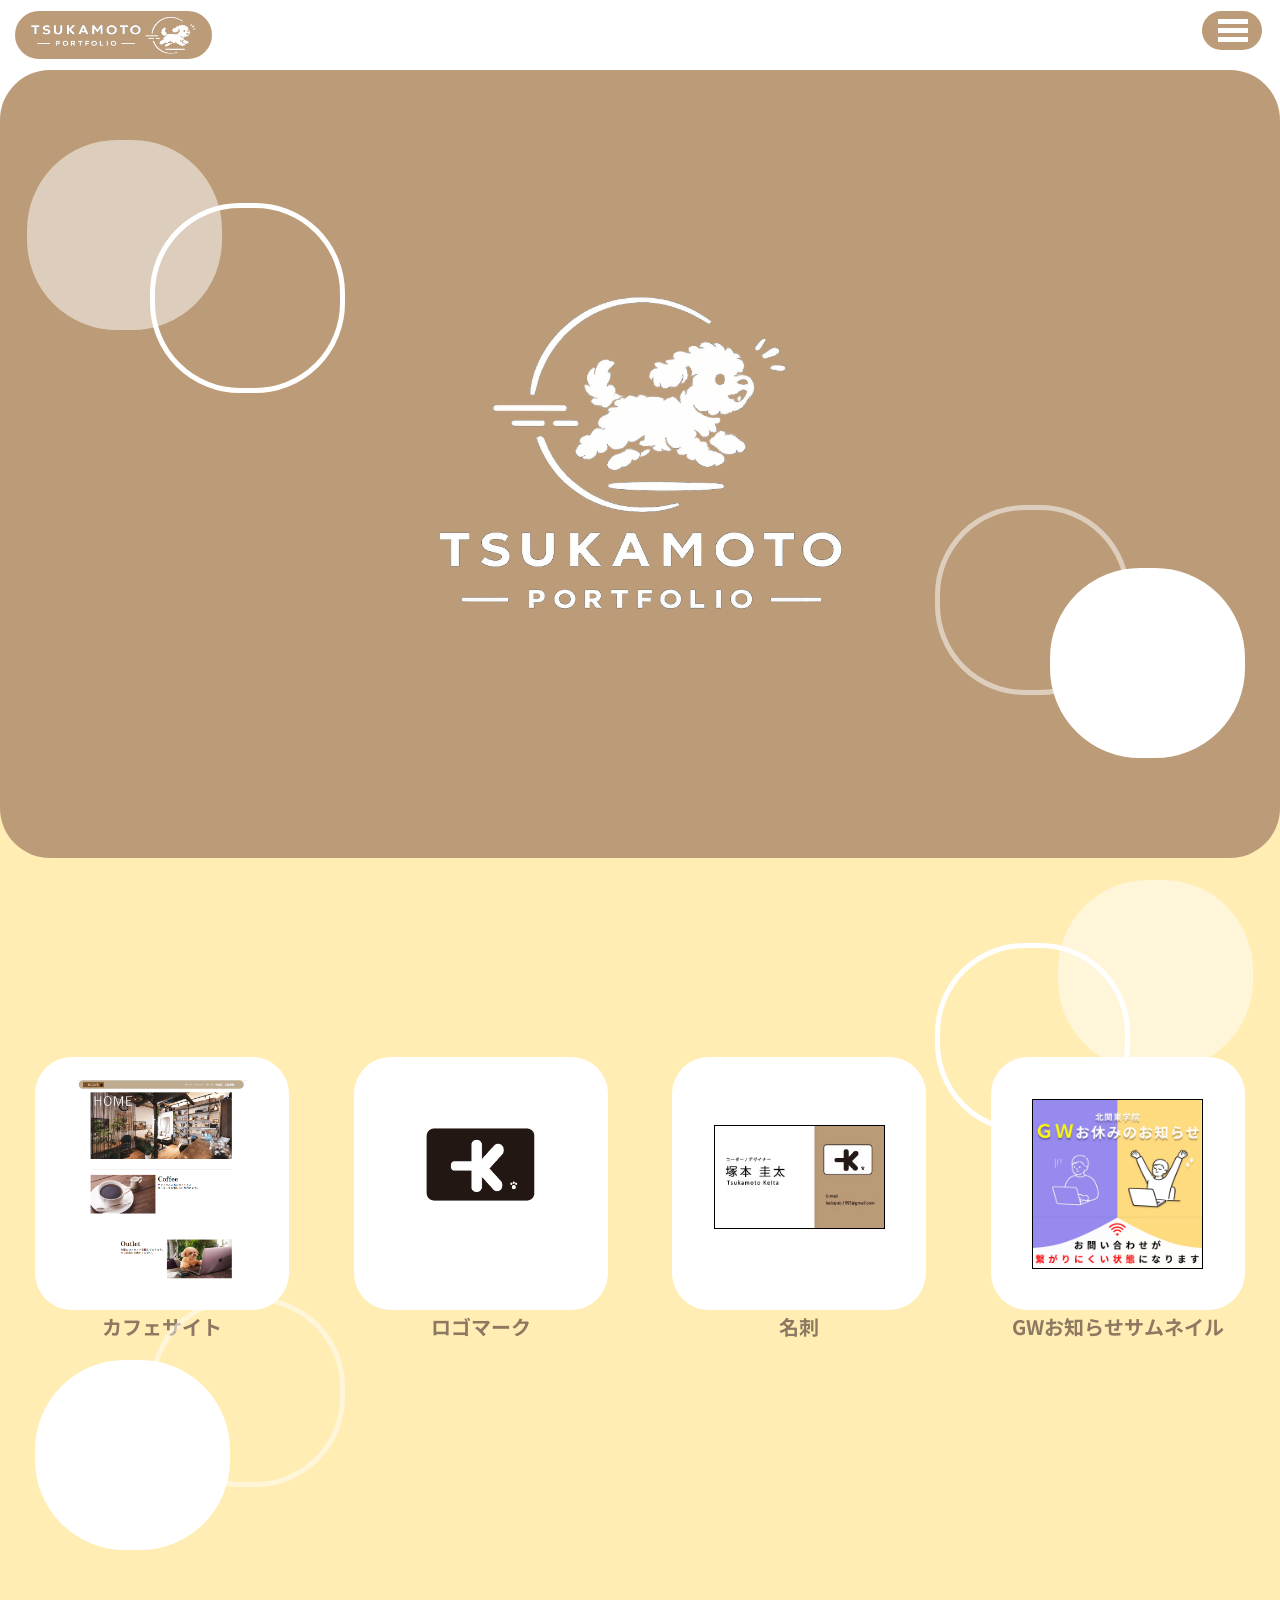
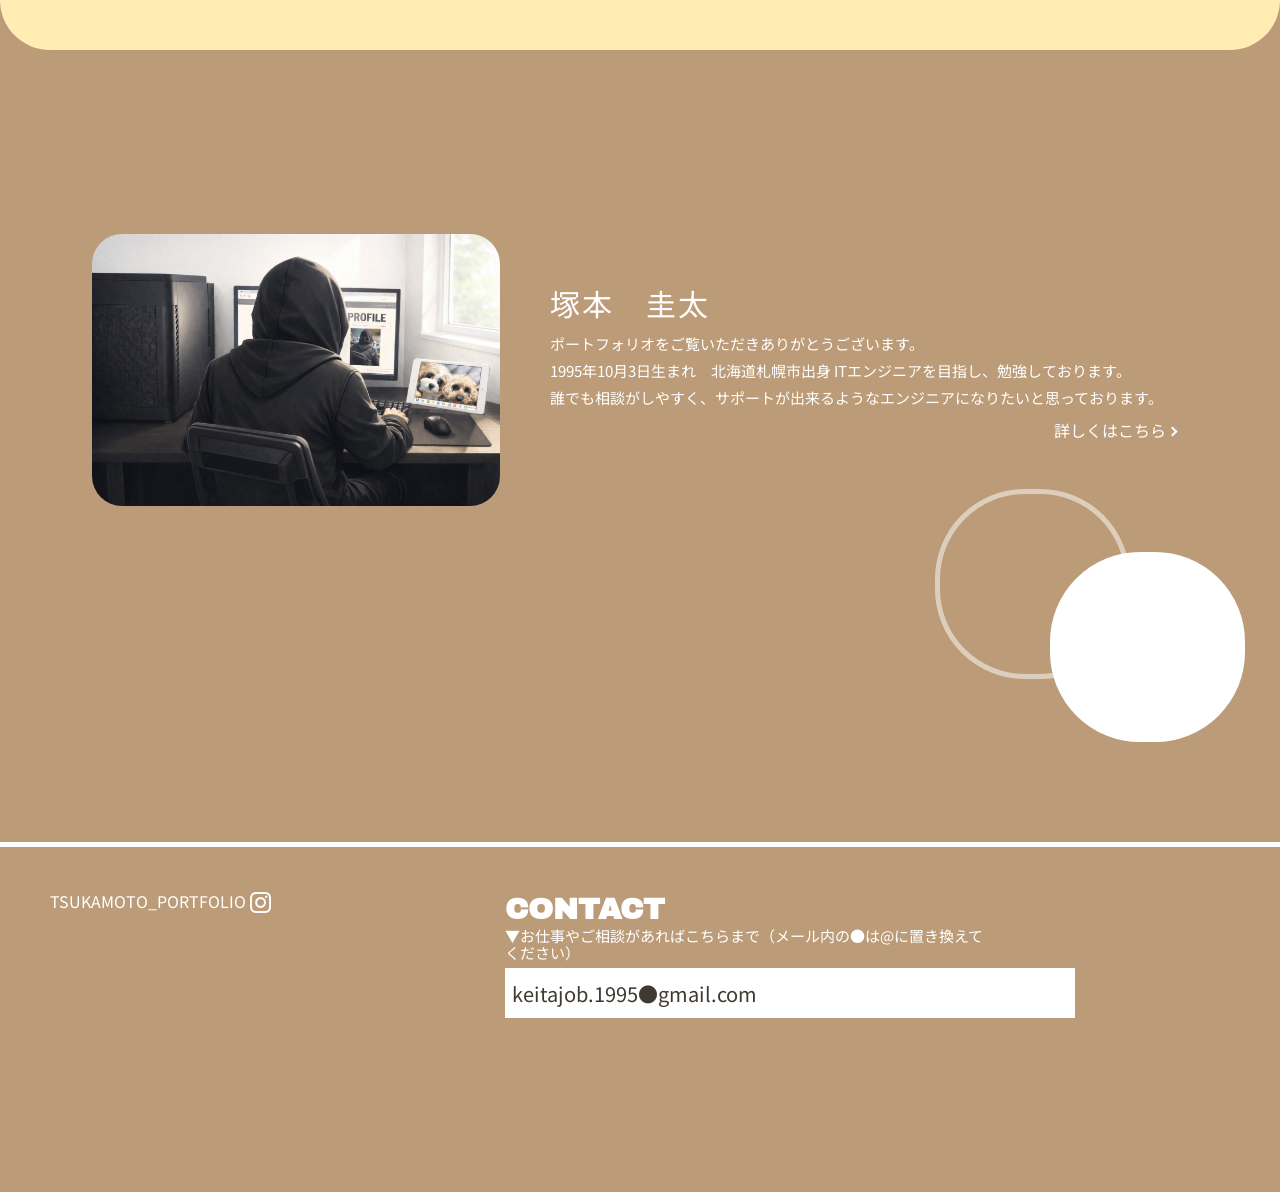
<file: index.html>
<!doctype html>
<html lang="ja">
  <head>
    <meta charset="UTF-8" />
    <meta name="viewport" content="width=device-width, initial-scale=1.0" />
    <title>portfolio</title>
    <link rel="preconnect" href="https://fonts.googleapis.com" />
    <link rel="preconnect" href="https://fonts.gstatic.com" crossorigin />
    <link href="https://fonts.googleapis.com/css2?family=Archivo+Black&family=Noto+Sans+JP:wght@100..900&display=swap" rel="stylesheet" />
    <link rel="stylesheet" href="./css/reset.css" />
    <link rel="stylesheet" href="./css/style.css" />
    <script src="./js/script.js" defer></script>
  </head>
  <body>
    <!-- ローディング画面 -->
    <!-- <div id="loading">
      <video src="./image/dog_road_screen.mp4" class="spinner"></video>
    </div> -->
    <header class="header">
      <nav>
        <div class="header_btn">
          <a href="./index.html">
            <div class="header_logo_box">
              <img src="./image/header_dog_logo.png" alt="犬ヘッダーロゴ" class="dog" />
            </div>
          </a>
        </div>
        <div class="humberger-menu">
          <button id="menu-open" class="btn-menu">
            <span class="top_border"></span>
            <span class="middle_border"></span>
            <span class="bottom_border"></span>
          </button>
          <div id="menu-panel">
            <button id="menu-close" class="btn-menu">
              <!-- <img src="./image/cross_logo.png" alt="クロスメニュー" class="cross_menu" /> -->
            </button>
            <img src="../image/dog_preparation_logo.png" alt="" class="menu_logo" width="50px" />
            <ul class="menu-list">
              <li><a href="./index.html" class="dog_born">Top</a></li>
              <li><a href="./index.html#works" class="dog_born">Works</a></li>
              <li><a href="./job/index.html#about" class="dog_born">About</a></li>
            </ul>
          </div>
        </div>
      </nav>
    </header>
    <main class="main">
      <div class="container">
        <div class="hero_container" id="top">
          <div class="center_logo">
            <div class="dog_center_logo_box">
              <img src="./image/dog_center_logo.png" alt="犬センターロゴ" class="dog_center_logo" />
              <div class="center_logo_circle"></div>
              <div class="center_logo_circle_second"></div>
              <div class="center_logo_circle_third"></div>
              <div class="center_logo_circle_force"></div>
            </div>
          </div>
        </div>
        <section class="works_wrapper">
          <div class="works_box">
            <div>
              <h2 class="works_title title_fade_in" id="works">WORKS</h2>
            </div>
            <div class="works_content">
              <div class="works_items">
                <figure class="works_items_backgroundcolor">
                  <div class="works_image_backgroundcolor">
                    <a href="https://kitakan-sapporo.main.jp/603b/2025-1213/tsukamto/cafe/index.html" target="_blank">
                      <img src="./image/cafe_site.png" alt="カフェサイト" class="works_cafesite_image" />
                    </a>
                  </div>
                  <div class="works_text_position">
                    <figcaption class="works_text">カフェサイト</figcaption>
                  </div>
                </figure>
              </div>
              <div class="works_items">
                <figure class="works_items_backgroundcolor">
                  <div class="works_image_backgroundcolor">
                    <a href="./pdf/tsukamoto_logo.pdf" target="_blank"> <img src="./image/tsukamoto_logo_image.png" alt="ロゴ" class="works_logo_image" /></a>
                  </div>
                  <div class="works_text_position">
                    <figcaption class="works_text">ロゴマーク</figcaption>
                  </div>
                </figure>
              </div>
              <div class="works_items">
                <figure class="works_items_backgroundcolor">
                  <div class="works_image_backgroundcolor">
                    <a href="./pdf/tsukamoto_bc.pdf">
                      <div class="works_bc_image_link_box">
                        <img src="./image/tsukamoto_bc_image.jpg" alt="名刺" class="works_bc_image" />
                      </div>
                    </a>
                  </div>
                  <div class="works_text_position">
                    <figcaption class="works_text">名刺</figcaption>
                  </div>
                </figure>
                <div class="works_circle"></div>
                <div class="works_circle_second"></div>
                <div class="works_circle_third"></div>
                <div class="works_circle_force"></div>
              </div>
              <div class="works_items">
                <figure class="works_items_backgroundcolor">
                  <div class="works_image_backgroundcolor">
                    <a href="./pdf/gw_Thumbnail.pdf">
                      <img src="./image/tsukamoto_thumbnail.jpg" alt="GWお知らせサムネイル" class="works_thumbnail_image" />
                    </a>
                  </div>
                  <div class="works_text_position">
                    <figcaption class="works_text">GWお知らせサムネイル</figcaption>
                  </div>
                </figure>
              </div>
            </div>
            <a href="./index.html#top" id="btn">
              <div class="top_link">
                <p class="top_link_text">Top</p>
                <img src="./image/top_pawpad_logo.png" alt="肉球ボタン" class="top_link_logo" />
              </div>
            </a>
          </div>
        </section>
        <section class="profile_wrapper">
          <div class="profile_background">
            <div class="profile_border">
              <h2 class="profile_title title_fade_in" id="profile">PROFILE</h2>
            </div>
            <div class="profile_position">
              <div class="profile_image_area">
                <figure class="profile_image_box">
                  <img src="./image/profile_image.png" alt="プロフィール画像" class="profile_image" id="image" />
                </figure>
              </div>
              <div class="profile_text_box">
                <h3 class="profile_name">塚本　圭太</h3>
                <p class="profile_text">ポートフォリオをご覧いただきありがとうございます。<br />1995年10月3日生まれ　北海道札幌市出身 ITエンジニアを目指し、勉強しております。<br />誰でも相談がしやすく、サポートが出来るようなエンジニアになりたいと思っております。</p>
                <div class="profile_link_position">
                  <a href="./job/index.html#about" class="profile_link">詳しくはこちら</a>
                </div>
              </div>
              <div class="center_logo_circle_third"></div>
              <div class="center_logo_circle_force"></div>
            </div>
          </div>
        </section>
      </div>
    </main>
    <footer class="footer">
      <div class="footer_backcolor">
        <div class="footer_color">
          <p>TSUKAMOTO_PORTFOLIO</p>
          <a href="#">
            <div class="footer_sns_position">
              <img src="./image/instagram_white.png" alt="インスタグラムロゴ" class="footer_sns_color" />
            </div>
          </a>
        </div>
        <div class="footer_contact_position">
          <h3 class="footer_contact_title" id="">CONTACT</h3>
          <p class="footer_mail_font">
            ▼お仕事やご相談があればこちらまで<span class="footer_mail_font_linebreak"><br /></span>（メール内の●は@に置き換えてください）
          </p>
          <div class="footer_mail_box">
            <p class="footer_mail_text">keitajob.1995●gmail.com</p>
          </div>
        </div>
        <div class="contact_text_color"></div>
      </div>
    </footer>
  </body>
</html>
</file>
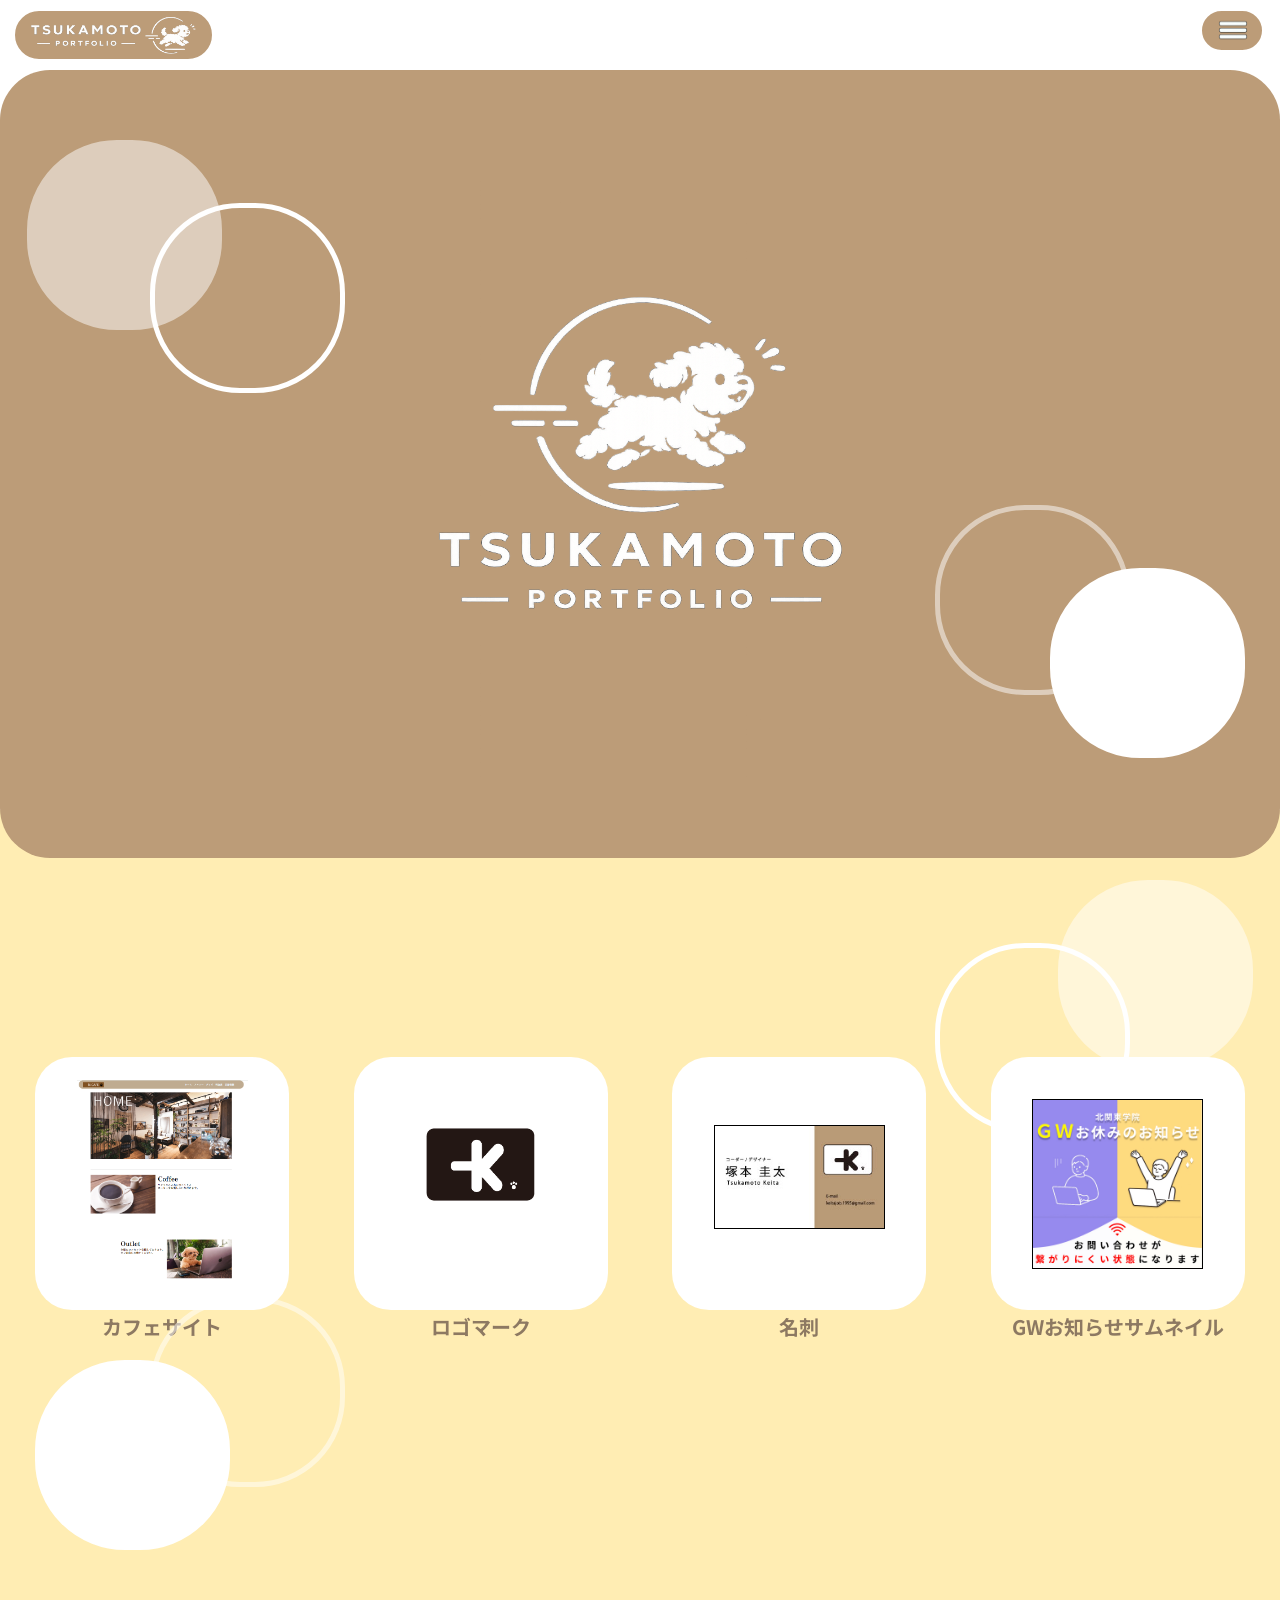
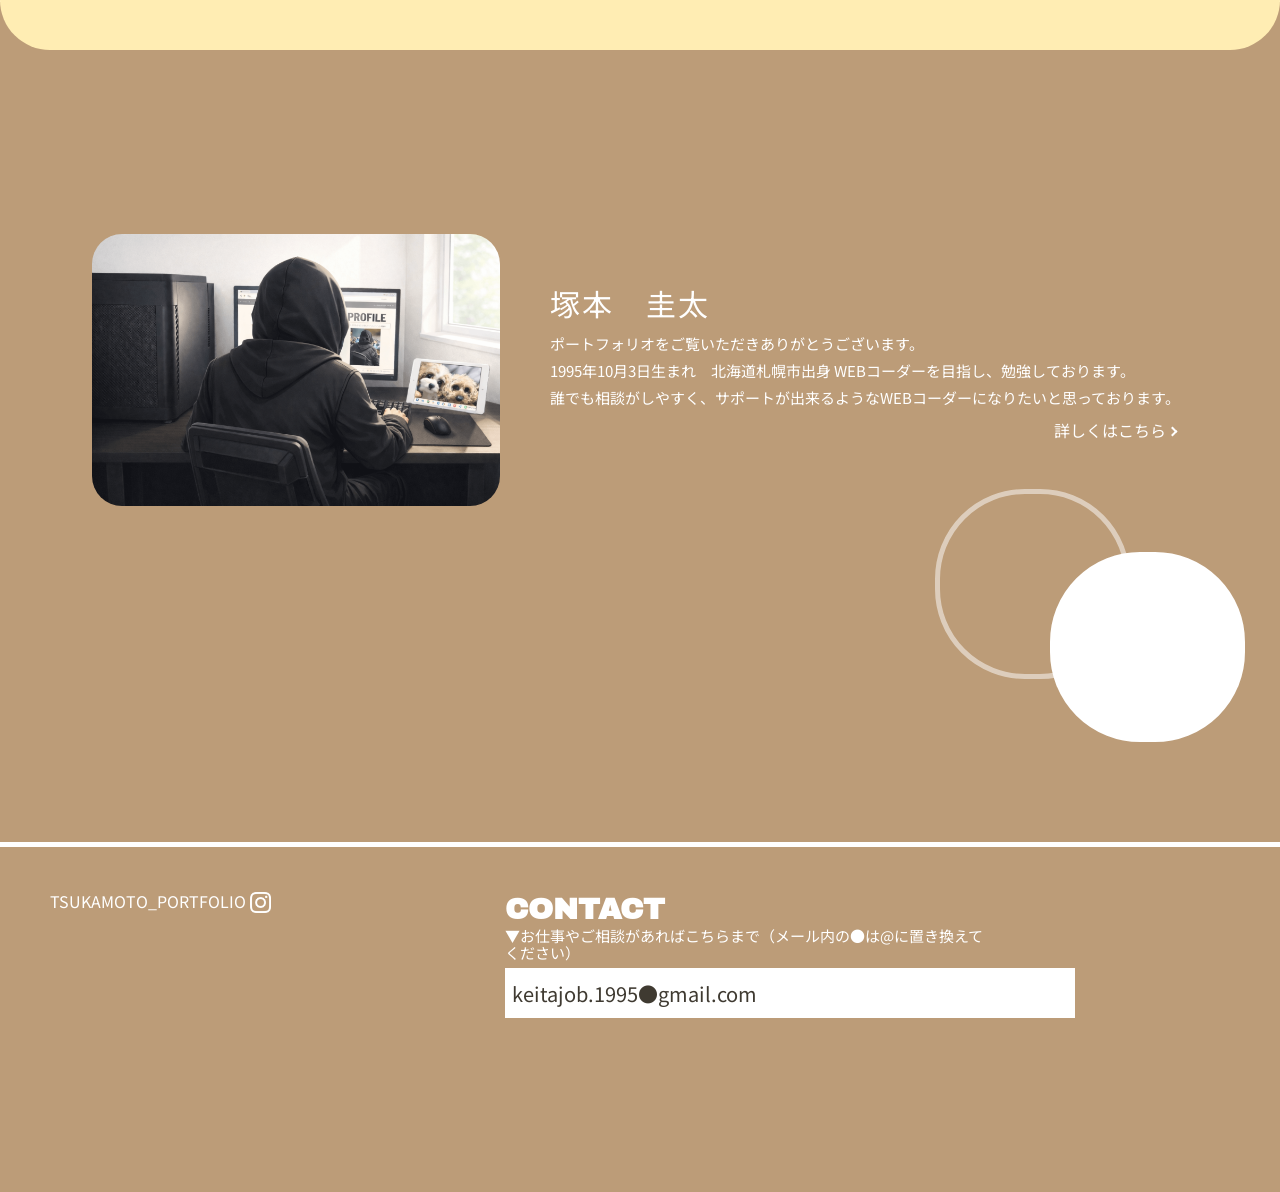
<file: image/index.html>
<!doctype html>
<html lang="ja">
  <head>
    <meta charset="UTF-8" />
    <meta name="viewport" content="width=device-width, initial-scale=1.0" />
    <title>portfolio</title>
    <link rel="preconnect" href="https://fonts.googleapis.com" />
    <link rel="preconnect" href="https://fonts.gstatic.com" crossorigin />
    <link href="https://fonts.googleapis.com/css2?family=Archivo+Black&family=Noto+Sans+JP:wght@100..900&display=swap" rel="stylesheet" />
    <link rel="stylesheet" href="../css/reset.css" />
    <link rel="stylesheet" href="../css/style.css" />
    <script src="../js/script.js" defer></script>
  </head>
  <body>
    <!-- ローディング画面 -->
    <div id="loading">
      <video src="../image/dog_road_screen.mp4" class="spinner"></video>
    </div>
    <header class="header">
      <nav>
        <a href="./index.html">
          <div class="header_logo_box">
            <img src="../image/header_dog_logo.png" alt="犬ヘッダーロゴ" class="dog" />
          </div>
        </a>
        <button id="menu-open" class="btn-menu">
          <img src="../image/hamburger_logo.png" alt="ハンバーガーメニュー" class="humburger_menu" />
        </button>
        <div id="menu-panel">
          <button id="menu-close" class="btn-menu">
            <img src="../image/cross_logo.png" alt="クロスメニュー" class="cross_menu" />
          </button>
          <img src="../image/dog_preparation_logo.png" alt="" class="menu_logo" width="50px" />
          <ul class="menu-list">
            <li><a href="./index.html" class="dog_born">Top</a></li>
            <li><a href="./index.html#works" class="dog_born">Works</a></li>
            <li><a href="./job/index.html#about" class="dog_born">About</a></li>
          </ul>
        </div>
      </nav>
    </header>
    <main class="main">
      <div class="container">
        <div class="hero_container" id="top">
          <div class="center_logo">
            <div class="dog_center_logo_box">
              <img src="../image/dog_center_logo.png" alt="犬センターロゴ" class="dog_center_logo" />
              <div class="center_logo_circle"></div>
              <div class="center_logo_circle_second"></div>
              <div class="center_logo_circle_third"></div>
              <div class="center_logo_circle_force"></div>
            </div>
          </div>
        </div>
        <section class="works_wrapper">
          <div class="works_box">
            <div>
              <h2 class="works_title title_fade_in" id="works">WORKS</h2>
            </div>
            <div class="works_content">
              <div class="works_items">
                <figure class="works_items_backgroundcolor">
                  <div class="works_image_backgroundcolor">
                    <a href="https://kitakan-sapporo.main.jp/603b/2025-1213/tsukamto/cafe/index.html">
                      <img src="../image/cafe_site.png" alt="カフェサイト" class="works_cafesite_image" />
                    </a>
                  </div>
                  <div class="works_text_position">
                    <figcaption class="works_text">カフェサイト</figcaption>
                  </div>
                </figure>
              </div>
              <div class="works_items">
                <figure class="works_items_backgroundcolor">
                  <div class="works_image_backgroundcolor">
                    <a href="../pdf/tsukamoto_logo.pdf"> <img src="../image/tsukamoto_logo_image.png" alt="ロゴ" class="works_logo_image" /></a>
                  </div>
                  <div class="works_text_position">
                    <figcaption class="works_text">ロゴマーク</figcaption>
                  </div>
                </figure>
              </div>
              <div class="works_items">
                <figure class="works_items_backgroundcolor">
                  <div class="works_image_backgroundcolor">
                    <a href="../pdf/tsukamoto_bc.pdf">
                      <div class="works_bc_image_link_box">
                        <img src="../image/tsukamoto_bc_image.jpg" alt="名刺" class="works_bc_image" />
                      </div>
                    </a>
                  </div>
                  <div class="works_text_position">
                    <figcaption class="works_text">名刺</figcaption>
                  </div>
                </figure>
                <div class="works_circle"></div>
                <div class="works_circle_second"></div>
                <div class="works_circle_third"></div>
                <div class="works_circle_force"></div>
              </div>
              <div class="works_items">
                <figure class="works_items_backgroundcolor">
                  <div class="works_image_backgroundcolor">
                    <a href="../pdf/gw_Thumbnail.pdf">
                      <img src="../image/tsukamoto_thumbnail.jpg" alt="GWお知らせサムネイル" class="works_thumbnail_image" />
                    </a>
                  </div>
                  <div class="works_text_position">
                    <figcaption class="works_text">GWお知らせサムネイル</figcaption>
                  </div>
                </figure>
              </div>
            </div>
            <a href="./index.html#top" id="btn">
              <div class="top_link">
                <p class="top_link_text">Top</p>
                <img src="../image/top_pawpad_logo.png" alt="肉球ボタン" class="top_link_logo" />
              </div>
            </a>
          </div>
        </section>
        <section class="profile_wrapper">
          <div class="profile_background">
            <div class="profile_border">
              <h2 class="profile_title title_fade_in" id="profile">PROFILE</h2>
            </div>
            <div class="profile_position">
              <div class="profile_image_area">
                <figure class="profile_image_box">
                  <img src="../image/profile_image.png" alt="プロフィール画像" class="profile_image" id="image" />
                </figure>
              </div>
              <div class="profile_text_box">
                <h3 class="profile_name">塚本　圭太</h3>
                <p class="profile_text">ポートフォリオをご覧いただきありがとうございます。<br />1995年10月3日生まれ　北海道札幌市出身 WEBコーダーを目指し、勉強しております。<br />誰でも相談がしやすく、サポートが出来るようなWEBコーダーになりたいと思っております。</p>
                <div class="profile_link_position">
                  <a href="./job/index.html#about" class="profile_link">詳しくはこちら</a>
                </div>
              </div>
              <div class="center_logo_circle_third"></div>
              <div class="center_logo_circle_force"></div>
            </div>
          </div>
        </section>
      </div>
    </main>
    <footer class="footer">
      <div class="footer_backcolor">
        <div class="footer_color">
          <p>TSUKAMOTO_PORTFOLIO</p>
          <a href="#">
            <div class="footer_sns_position">
              <img src="../image/instagram_white.png" alt="インスタグラムロゴ" class="footer_sns_color" />
            </div>
          </a>
        </div>
        <div class="footer_contact_position">
          <h3 class="footer_contact_title" id="">CONTACT</h3>
          <p class="footer_mail_font">
            ▼お仕事やご相談があればこちらまで<span class="footer_mail_font_linebreak"><br /></span>（メール内の●は@に置き換えてください）
          </p>
          <div class="footer_mail_box">
            <p class="footer_mail_text">keitajob.1995●gmail.com</p>
          </div>
        </div>
        <div class="contact_text_color"></div>
      </div>
    </footer>
  </body>
</html>
</file>
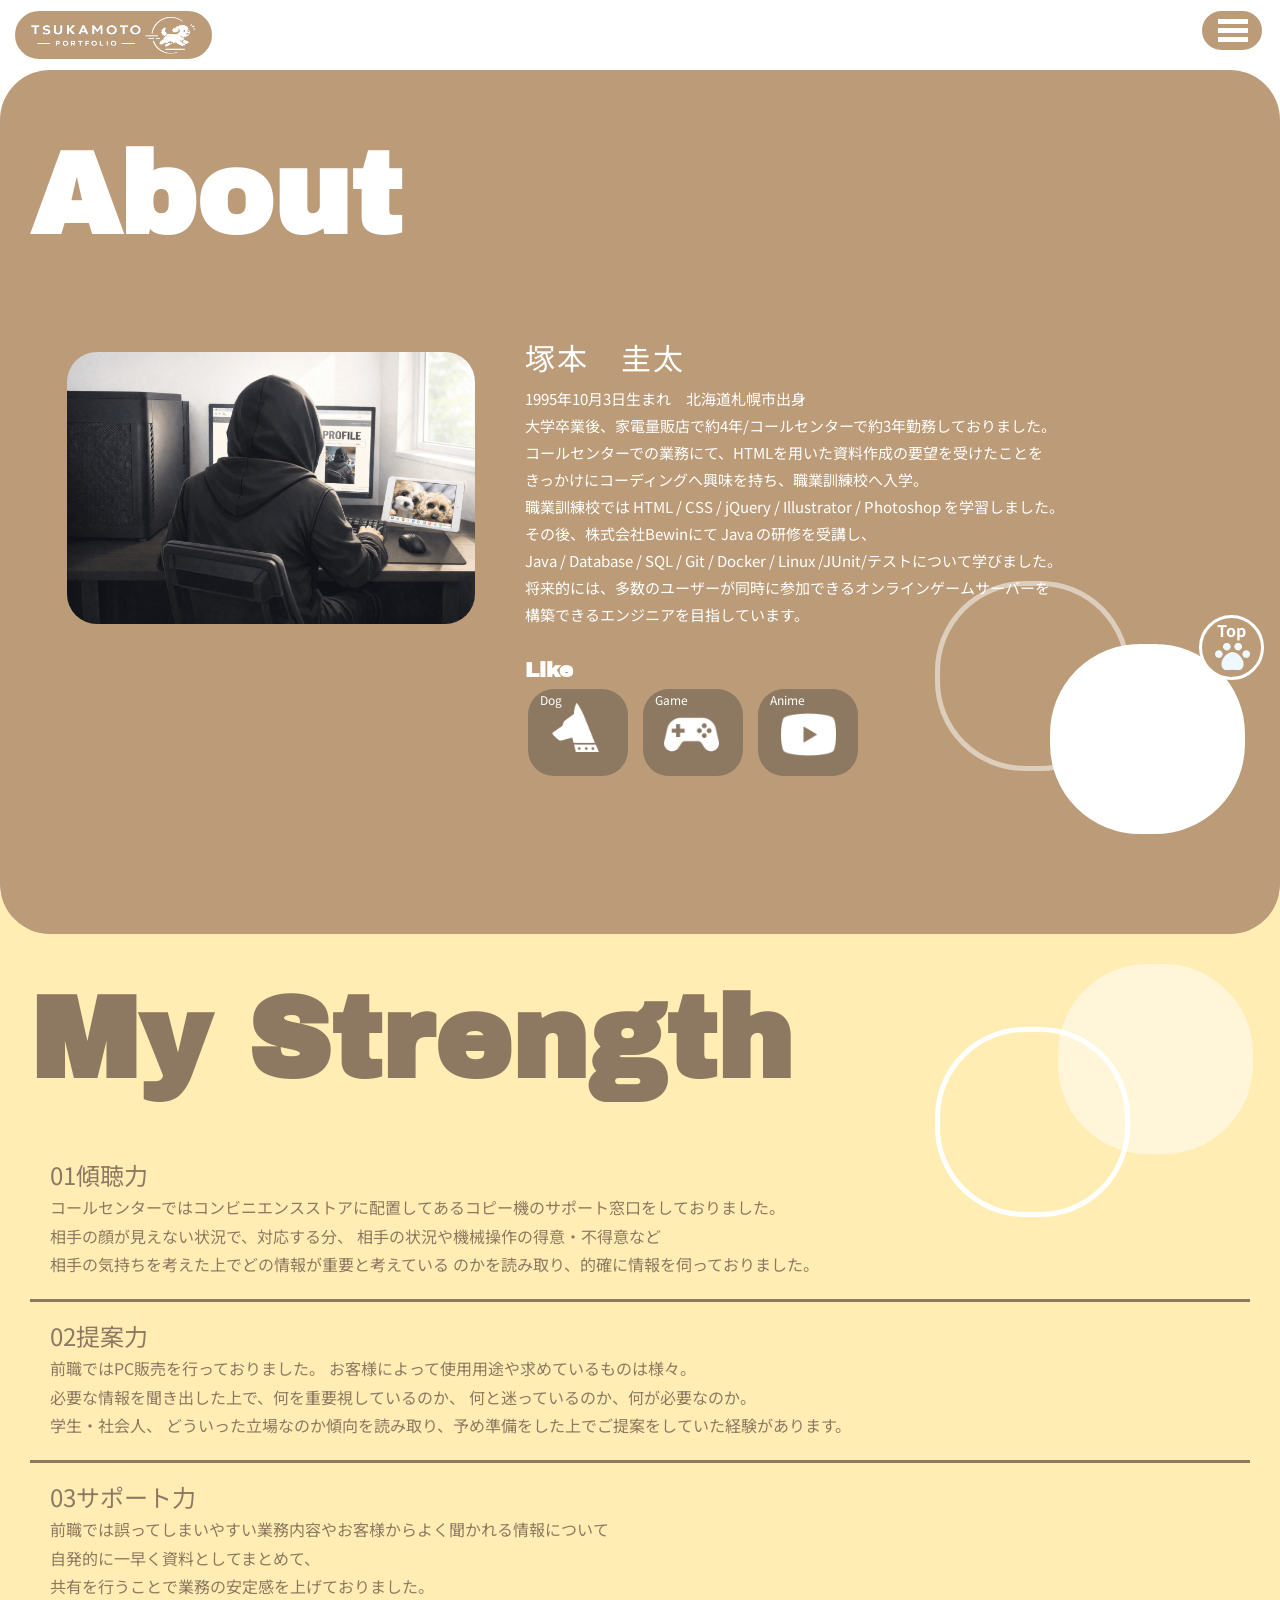
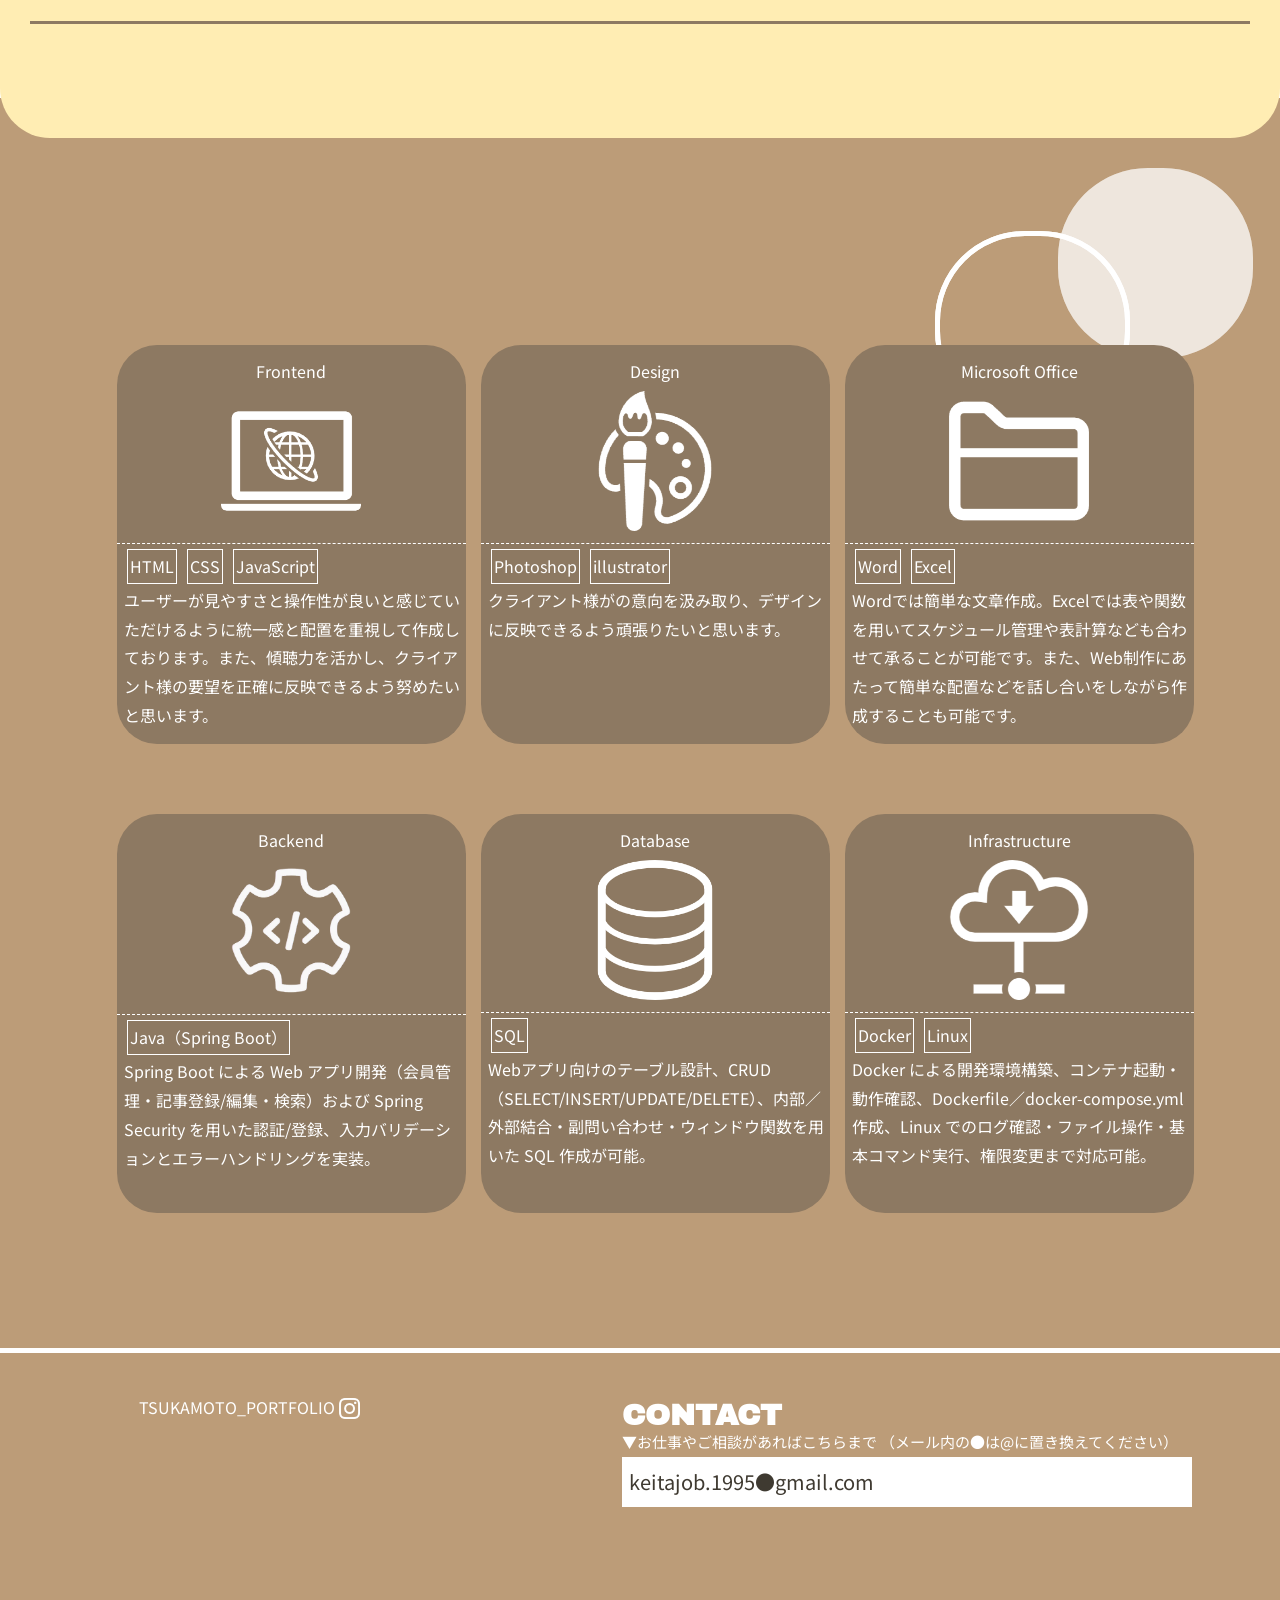
<file: job/index.html>
<!doctype html>
<html lang="ja">
  <head>
    <meta charset="UTF-8" />
    <meta name="viewport" content="width=device-width, initial-scale=1.0" />
    <link rel="preconnect" href="https://fonts.googleapis.com" />
    <link rel="preconnect" href="https://fonts.gstatic.com" crossorigin />
    <link href="https://fonts.googleapis.com/css2?family=Archivo+Black&family=Noto+Sans+JP:wght@100..900&display=swap" rel="stylesheet" />
    <link rel="stylesheet" href="../css/reset.css" />
    <link rel="stylesheet" href="../css/style.css" />
    <script src="../js/script.js" defer></script>
    <title>job</title>
  </head>
  <body>
    <!-- <div id="loading">
      <video src="..//image/loading_cafe.mp4" class="spinner"></video>
    </div> -->
    <header>
      <nav>
        <a href="../index.html">
          <div class="header_logo_box">
            <img src="../image/header_dog_logo.png" alt="犬ヘッダーロゴ" class="dog" />
          </div>
        </a>
        <button id="menu-open" class="btn-menu">
          <span class="top_border"></span>
          <span class="middle_border"></span>
          <span class="bottom_border"></span>
        </button>
        <!-- ハンバーガー -->
        <div id="menu-panel">
          <button id="menu-close" class="btn-menu">
          </button>
          <ul class="menu-list">
            <li><a href="../index.html" class="dog_born">Top</a></li>
            <li><a href="../index.html#works" class="dog_born">Works</a></li>
            <li><a href="../job/index.html#about" class="dog_born">About</a></li>
          </ul>
        </div>
      </nav>
    </header>
    <main class="main">
      <div class="container">
        <section class="about_wrapper">
          <div class="about_border" id="top">
            <h2 class="about_title title_fade_in" id="about">About</h2>
          </div>
          <div class="about_position">
            <div class="about_image_area">
              <figure class="profile_image_box">
                <img src="../image/profile_image.png" alt="プロフィール画像" class="profile_image" />
              </figure>
            </div>
            <div class="about_introduction_area">
              <div>
                <h3 class="about_name">塚本　圭太</h3>
                <p class="about_text">
                  1995年10月3日生まれ　北海道札幌市出身<br />大学卒業後、家電量販店で約4年/コールセンターで約3年勤務しておりました。<span class="about_linebreak"><br /></span>コールセンターでの業務にて、HTMLを用いた資料作成の要望を受けたことを<br />きっかけにコーディングへ興味を持ち、職業訓練校へ入学。<br />職業訓練校では HTML / CSS / jQuery / Illustrator / Photoshop を学習しました。<br />その後、株式会社Bewinにて Java の研修を受講し、<br />Java / Database / SQL / Git / Docker / Linux /JUnit/テストについて学びました。<br />将来的には、多数のユーザーが同時に参加できるオンラインゲームサーバーを<br />構築できるエンジニアを目指しています。

                </p>
              </div>
              <div class="profile_like_title_area">
                <h3 class="profile_like_title">Like</h3>
              </div>
              <div class="about_like_wapper">
                <div class="about_like_box">
                  <div class="about_like_dog_area">
                    <h3 class="about_like_text">Dog</h3>
                    <img src="../image/dog_logo.png" alt="犬ロゴ" class="like_dog_logo" />
                  </div>
                  <div class="about_like_game_area">
                    <h3 class="about_like_text">Game</h3>
                    <img src="../image/game_logo.png" alt="ゲームロゴ" class="like_game_logo" />
                  </div>
                  <div class="about_like_anime_area">
                    <h3 class="about_like_text">Anime</h3>
                    <img src="../image/move_logo.png" alt="アニメロゴ" class="like_anime_logo" />
                  </div>
                </div>
                <div class="center_logo_circle_third"></div>
                <div class="center_logo_circle_force"></div>
              </div>
            </div>
            <a href="./index.html#top" id="btn">
              <div class="top_link">
                <p class="top_link_text">Top</p>
                <img src="../image/top_pawpad_logo.png" alt="肉球ボタン" class="top_link_logo" />
              </div>
            </a>
          </div>
        </section>
        <section class="mystrength_container">
          <h2 class="mystrength_title title_fade_in" id="job">My Strength</h2>
          <div class="mystrength_sub_box">
            <h3 class="mystrength_sub_title">01傾聴力</h3>
            <p class="mystrength_text">コールセンターではコンビニエンスストアに配置してあるコピー機のサポート窓口をしておりました。<br />相手の顔が見えない状況で、対応する分、 相手の状況や機械操作の得意・不得意など<br />相手の気持ちを考えた上でどの情報が重要と考えている のかを読み取り、的確に情報を伺っておりました。</p>
          </div>
          <div class="mystrength_sub_box">
            <h3 class="mystrength_sub_title">02提案力</h3>
            <p class="mystrength_text">前職ではPC販売を行っておりました。 お客様によって使用用途や求めているものは様々。<br />必要な情報を聞き出した上で、何を重要視しているのか、 何と迷っているのか、何が必要なのか。<br />学生・社会人、 どういった立場なのか傾向を読み取り、予め準備をした上でご提案をしていた経験があります。</p>
          </div>
          <div class="mystrength_sub_box">
            <h3 class="mystrength_sub_title">03サポート力</h3>
            <p class="mystrength_text">前職では誤ってしまいやすい業務内容やお客様からよく聞かれる情報について<br />自発的に一早く資料としてまとめて、<br />共有を行うことで業務の安定感を上げておりました。</p>
          </div>
          <div class="mystrength_circle"></div>
          <div class="mystrength_circle_second"></div>
        </section>
        <section class="skill_container">
          <h2 class="skill_title title_fade_in" id="job">Skill</h2>
          <div class="skill_wrapper">
            <div class="skill_box">
              <div class="skill_content">
                <figure class="skill_area">
                  <figcaption class="skill_sub_title">Frontend</figcaption>
                  <img src="../image/pc_logo.png" alt="skill_pc_logo" class="skill_image" width="140px" />
                </figure>
                <div class="skill_text_group">
                  <p class="skill_text">HTML</p>
                  <p class="skill_text">CSS</p>
                  <p class="skill_text">JavaScript</p>
                </div>
                <p class="skill_text_sub">ユーザーが見やすさと操作性が良いと感じていただけるように統一感と配置を重視して作成しております。また、傾聴力を活かし、クライアント様の要望を正確に反映できるよう努めたいと思います。</p>
              </div>
              <div class="skill_content">
                <figure class="skill_area">
                  <figcaption class="skill_sub_title">Design</figcaption>
                  <img src="../image/design_logo.png" class="skill_image" alt="design_logo" width="140px" />
                </figure>
                <div class="skill_text_group">
                  <p class="skill_text">Photoshop</p>
                  <p class="skill_text">illustrator</p>
                </div>
                <p class="skill_text_sub">クライアント様がの意向を汲み取り、デザインに反映できるよう頑張りたいと思います。</p>
              </div>
              <div class="skill_content">
                <figure class="skill_area">
                  <figcaption class="skill_sub_title">Microsoft Office</figcaption>
                  <img src="../image/folder_logo.png" alt="folder_logo" class="skill_image" width="140px" />
                </figure>
                <div class="skill_text_group">
                  <p class="skill_text">Word</p>
                  <p class="skill_text">Excel</p>
                </div>
                <p class="skill_text_sub">Wordでは簡単な文章作成。Excelでは表や関数を用いてスケジュール管理や表計算なども合わせて承ることが可能です。また、Web制作にあたって簡単な配置などを話し合いをしながら作成することも可能です。</p>
              </div>
            </div>
            <div class="skill_circle"></div>
            <div class="skill_circle_second"></div>
          </div>
          <div class="skill_wrapper">
            <div class="skill_box">
              <div class="skill_content">
                <figure class="skill_area">
                  <figcaption class="skill_sub_title">Backend</figcaption>
                  <img src="../image/Backend_logo.png" alt="skill_pc_logo" class="skill_image" width="140px" />
                </figure>
                <div class="skill_text_group">
                  <p class="skill_text">Java（Spring Boot）</p>
                </div>
                <p class="skill_text_sub">Spring Boot による Web アプリ開発（会員管理・記事登録/編集・検索）および Spring Security を用いた認証/登録、入力バリデーションとエラーハンドリングを実装。</p>
              </div>
              <div class="skill_content">
                <figure class="skill_area">
                  <figcaption class="skill_sub_title">Database</figcaption>
                  <img src="../image/Database_logo.png" class="skill_image" alt="design_logo" width="140px" />
                </figure>
                <div class="skill_text_group">
                  <p class="skill_text">SQL</p>
                </div>
                <p class="skill_text_sub">Webアプリ向けのテーブル設計、CRUD（SELECT/INSERT/UPDATE/DELETE）、内部／外部結合・副問い合わせ・ウィンドウ関数を用いた SQL 作成が可能。</p>
              </div>
              <div class="skill_content">
                <figure class="skill_area">
                  <figcaption class="skill_sub_title">Infrastructure</figcaption>
                  <img src="../image/Infrastructure_logo.png" alt="Infrastructure_logo" class="skill_image" width="140px" />
                </figure>
                <div class="skill_text_group">
                  <p class="skill_text">Docker</p>
                  <p class="skill_text">Linux</p>
                </div>
                <p class="skill_text_sub">Docker による開発環境構築、コンテナ起動・動作確認、Dockerfile／docker-compose.yml 作成、Linux でのログ確認・ファイル操作・基本コマンド実行、権限変更まで対応可能。</p>
              </div>
            </div>
            <div class="skill_circle"></div>
            <div class="skill_circle_second"></div>
          </div>
        </section>
      </div>
    </main>
    <footer class="footer">
      <div class="footer_backcolor">
        <div class="footer_color">
          <p>TSUKAMOTO_PORTFOLIO</p>
          <a href="#">
            <div class="footer_sns_position">
              <img src="../image/instagram_white.png" alt="インスタグラムロゴ" class="footer_sns_color" />
            </div>
          </a>
        </div>
        <div class="footer_contact_position">
          <h3 class="footer_contact_title" id="">CONTACT</h3>
          <p class="footer_mail_font">
            ▼お仕事やご相談があればこちらまで <span class="footer_mail_font_linebreak"><br /></span>（メール内の●は@に置き換えてください）
          </p>
          <div class="footer_mail_box">
            <p class="footer_mail_text">keitajob.1995●gmail.com</p>
          </div>
        </div>
      </div>
    </footer>
  </body>
</html>
</file>
<file: css/style.css>
@charset "utf-8";

/* 全体 */
* {
  margin: 0;
  list-style: none;
  text-decoration: none;
  font-family: "Noto Sans JP", sans-serif;
}

.container {
  overflow: hidden;
}

.wrapper {
  height: 800px;
}

/* メニュー */
.border_back_box {
  width: 70px;
  height: 40px;
  background-color: #bc9c78;
  border: #bc9c78;
  border-radius: 50px;
  position: relative;
  top: 70px;
  left: 5px;
  display: flex;
  flex-flow: column;
  justify-content: space-around;
}

.center_logo {
  height: 660px;
  width: 900px;
  align-items: center;
  margin: 0 auto;
}

.center_logo_circle {
  width: 195px;
  height: 190px;
  border-radius: 90px;
  background-color: white;
  position: absolute;
  opacity: 0.5;
  top: 70px;
  left: 27px;
  border: 5px solid white;
}
.center_logo_circle_second {
  width: 195px;
  height: 190px;
  border-radius: 90px;
  position: absolute;
  left: 150px;
  top: 133px;
  border: 5px solid white;
}
.center_logo_circle_third {
  width: 195px;
  height: 190px;
  border-radius: 90px;
  position: absolute;
  right: 35px;
  bottom: 100px;
  background-color: white;
  border: 5px solid white;
}

.center_logo_circle_force {
  width: 195px;
  height: 190px;
  border-radius: 90px;
  position: absolute;
  right: 150px;
  bottom: 163px;
  opacity: 0.5;
  border: 5px solid white;
}

.dog_center_logo {
  position: absolute;
  width: 900px;
  top: 108px;
}

.dog_center_logo_box {
  width: 900px;
  height: 600px;
  align-items: center;
  margin: 0 auto;
}

.hero_container {
  width: 100%;
  height: 788px;
  position: relative;
  background-color: #bc9c78;
  border-radius: 50px;
  margin-top: 70px;
  z-index: 3;
}

.header_logo_box {
  background-color: #bc9c78;
  width: 201px;
  height: 52px;
  border-radius: 50px;
  border: 2px solid white;
  position: absolute;
  top: 9px;
  left: 13px;
}

.dog {
  width: 183px;
  object-fit: cover;
  position: absolute;
  top: 0px;
  left: 8px;
}

/* スライドメニュー */
.btn-menu {
  position: fixed;
  right: 1rem;
  top: 9px;
  z-index: 4;
  padding: 0.5rem 1rem;
  transition: 0.4s;
  border: 2px solid white;
  border-radius: 50px;
  background-color: #b7a27d;
  width: 64px;
  height: 43px;
}

.top_border {
content:"";
position:absolute;
top:8px;
  border-top: 5px solid white;
  width: 30px;
  transition: 0.4s;
}

.top_border.open {
  transform: translateY(13px)rotate(45deg);
  transition: 0.4s;
  top:4px;
}

.middle_border{
content:"";
position:absolute;
top:17px;
  border-top: 5px solid white;
  width: 30px;
  transition: 0.4s;
}

.middle_border.open {
opacity: 0;
}

.bottom_border{
content:"";
position:absolute;
top:26px;
  border-top: 5px solid white;
  width: 30px;
  transition: 0.4s;
}

.bottom_border.open {
  transform: translateY(-13px)rotate(-45deg);
  transition: 0.4s;
  top:30px;
}


.btn-menu svg {
  fill: white;
  margin-top: 0.25rem;
  height: 2rem;
  width: 2rem;
}

#menu-close svg {
  fill: white;
}

#menu-panel {
  position: fixed;
  top: 0;
  right: 0;
  z-index: 9999;
  padding: 8rem 8rem 2rem;
  width: max(23vw, 25rem);
  height: 100vh;
  background-color: #bc9c78;
  box-shadow: 0 0 2rem var(--brown);
  font-family: var(--oswald-font);
  translate: 103vw;
  border-left: 4px solid white;
  color: white;
}

#menu-panel.open {
  translate: 0;
    opacity: 1;
}

#menu-panel.open li {
    opacity: 1;
}


.menu-list {
  list-style: none;
}
.menu-list li {
  margin: 1.5rem 0;
  opacity: 0;
}
.menu-list a {
  color: var(--light-green);
  text-decoration: none;
  font-size: 2rem;
}

.humburger_menu {
  height: 52px;
  position: absolute;
  top: -5px;
  left: -8px;
}

#menu-open {
  border: 2px solid white;
  border-radius: 50px;
  background-color: #bc9c78;
  width: 64px;
  height: 43px;
  z-index: 10000;
}

.cross_menu {
  height: 52px;
  position: absolute;
  top: -5px;
  left: -8px;
}

.menu_logo {
  position: relative;
  top: -106px;
  left: -90px;
  width: 61px;
}

.mask {
  height: 100%;
  background-color: #ffffff;
  opacity: 0.6;
}

/* ローディング画面 */
#loading {
  transition: all 3s;
  background-color: #ddd;
  position: fixed;
  z-index: 9999;
  inset: 0;
  display: grid;
  place-items: center;
}
.spinner {
  width: 1536px;
  height: 100%;
}

/* ローディング完了したらローディング画面を隠す */
.loaded {
  opacity: 0;
  visibility: hidden;
}

/* ホバー */
.dog_born:hover::before {
  position: absolute;
  content: "";
  top: 3px;
  left: -39px;
  background-image: url(../image/dog_born_logo.png);
  background-size: contain;
  background-repeat: no-repeat;
  width: 32px;
  height: 43px;
  display: inline-block;
}

.dog_born:hover {
  opacity: 0.5;
}

.dog_born{
  position: relative;
}


/* ここまで */

/* タイトル浮き上がらせる設定（transitionは元のクラス名に付ける） */
.title_fade_in {
  opacity: 0;
  visibility: hidden;
  transition: 0.7s;
}

.title_fade_in.show {
  opacity: 1;
  visibility: visible;
}
/* タイトル浮き上がらせる設定　ここまで */

/* footer */
footer{
  display: block;
}

.footer_mail_font {
  color: white;
  font-size: 15px;
  padding-bottom: 7px;
}

.footer_mail_box {
  background-color: white;
  width: 570px;
  height: 50px;
  display: flex;
  align-items: center;
}

.footer_mail_text {
  color: #3f3a31;
  font-size: 20px;
  padding-left: 7px;
}

.footer_sns_position {
  position: relative;
  top: -18px;
  left: 200px;
}

.footer_contact_title {
  font-size: 30px;
  font-weight: bold;
  color: white;
  font-family: "Archivo Black", sans-serif;
}

.footer_color {
  height: 300px;
  color: white;
  padding-left: 50px;
}

.footer_backcolor {
  background-color: #bc9c78;
  display: flex;
  border-top: 5px solid white;
  justify-content: center;
  gap: 287px;
  padding-top: 45px;
}

.footer_sns_color {
  width: 21px;
}

.footer_mail_font_linebreak {
  display: none;
}

.top_link {
  border: 3px solid white;
  background-color: #bc9c78;
  border-radius: 100%;
  width: 65px;
  height: 65px;
  position: fixed;
  right: 16px;
  /* top: 547px; */
  top: 615px;
  opacity: 1;
  z-index: 9999;
}

.top_link_text {
  color: white;
  text-align: center;
  font-weight: bold;
  padding-top: 3px;
}

.top_link_logo {
  position: absolute;
  left: 13px;
  width: 35px;
}

#btn {
  opacity: 1;
  visibility: visible;
  transition: 0.4s;
}

#btn.active {
  opacity: 0;
  visibility: hidden;
}

/* works */

.works_title {
  width: 100%;
  font-size: 115px;
  font-weight: bold;
  color: #8d7962;
  padding-top: 55px;
  padding-left: 30px;
  padding-bottom: 10px;
  font-family: "Archivo Black", sans-serif;
}

.works_box {
  height: 100%;
  position: relative;
  margin-top: -48px;
}

.works_content {
  display: flex;
  justify-content: center;
  gap: 54px;
  padding: 50px 30px 0;
  text-align: center;
  margin: 0 auto;
}

.works_items {
  height: 350px;
  width: 254px;
  margin: 0 auto;
}

.works_image_backgroundcolor {
  background-color: white;
  height: 253px;
  border-radius: 37px;
}

.works_wrapper {
  /* height: 1300px; */
  height: 840px;
  background-color: #ffedb3;
  border-radius: 0 0 50px 50px;
  position: relative;
  z-index: 1;
}

.works_logo_image {
  width: 171px;
  margin-top: 22px;
  object-fit: cover;
  padding-bottom: 50px;
}

.works_logo_image:hover {
  opacity: 0.5;
  /* border: 2px solid #15151557; */
}

.works_bc_image {
  width: 171px;
  margin-top: 68px;
  object-fit: cover;
  border: 1px solid black;
}

.works_thumbnail_image {
  width: 171px;
  margin-top: 42px;
  object-fit: cover;
  border: 1px solid black;
}

.works_thumbnail_image:hover {
  opacity: 0.5;
}

.works_bc_image:hover {
  opacity: 0.5;
}

.works_cafesite_image {
  width: 171px;
  margin-top: 22px;
  object-fit: cover;
}

.works_cafesite_image:hover {
  opacity: 0.5;
}

.works_preparation_image {
  width: 171px;
  height: 100px;
  margin-top: 22px;
  object-fit: cover;
  border: 1px solid black;
}

.works_text {
  display: block;
  font-size: 20px;
  color: #8d7962;
  padding-top: 5px;
  font-weight: bold;
}

.works_text_position {
  width: 100%;
  height: 84px;
}

.works_circle {
  width: 195px;
  height: 190px;
  border-radius: 90px;
  background-color: white;
  position: absolute;
  opacity: 0.5;
  top: 70px;
  right: 27px;
  border: 5px solid white;
}
.works_circle_second {
  width: 195px;
  height: 190px;
  border-radius: 90px;
  position: absolute;
  right: 150px;
  top: 133px;
  border: 5px solid white;
  z-index: -1;
}
.works_circle_third {
  width: 195px;
  height: 190px;
  border-radius: 90px;
  position: absolute;
  left: 35px;
  bottom: 100px;
  background-color: white;
  border: 5px solid white;
}

.works_circle_force {
  width: 195px;
  height: 190px;
  border-radius: 90px;
  position: absolute;
  left: 150px;
  bottom: 163px;
  opacity: 0.5;
  border: 5px solid white;
}

/* Profile */

.profile_background {
  height: 840px;
  position: relative;
  background-color: #bc9c78;
  margin-top: -48px;
  /* z-index: -1; */
}

.profile_title {
  max-width: 1500px;
  width: 100%;
  font-size: 115px;
  font-weight: bold;
  color: white;
  padding-top: 55px;
  padding-left: 30px;
  padding-bottom: 30px;
  font-family: "Archivo Black", sans-serif;
}

.profile_border {
  position: relative;
}

.profile_title::after {
  content: "";
  width: 490px;
  height: 2px;
  position: absolute;
  top: 190px;
  left: 30px;
}

.profile_name {
  font-size: 30px;
  letter-spacing: 2px;
  padding-left: 30px;
  padding-bottom: 10px;
  color: white;
}

.profile_text {
  font-size: 15px;
  line-height: 1.8;
  padding-left: 30px;
  color: white;
  width: 698px;
}

.profile_image {
  position: relative;
  top: 15px;
  left: 30px;
  height: 272px;
  border-radius: 30px;
  z-index: 1;
}

.profile_position {
  display: flex;
  justify-content: center;
  gap: 50px;
  align-items: center;
}

.profile_pawpad_move {
  position: absolute;
  left: 300px;
  top: 65px;
  width: 100%;
  height: 400px;
}

.profile_pawpad_move::after {
  content: "";
  position: absolute;
  left: 210px;
  top: 2px;
  width: 160px;
  height: 90px;
}

.profile_like_title {
  padding-left: 30px;
  padding-top: 30px;
  padding-bottom: 7px;
  font-size: 21px;
  font-weight: bold;
  color: white;
  font-family: "Archivo Black", sans-serif;
}

.profile__circle {
  width: 195px;
  height: 190px;
  border-radius: 90px;
  background-color: white;
  position: absolute;
  opacity: 0.5;
  top: 70px;
  right: 27px;
  border: 5px solid white;
}
.profile__circle_second {
  width: 195px;
  height: 190px;
  border-radius: 90px;
  position: absolute;
  right: 150px;
  top: 133px;
  border: 5px solid white;
}
.profile__circle_third {
  width: 195px;
  height: 190px;
  border-radius: 90px;
  position: absolute;
  left: 35px;
  bottom: 60px;
  background-color: white;
  border: 5px solid white;
}

.profile__circle_force {
  width: 195px;
  height: 190px;
  border-radius: 90px;
  position: absolute;
  left: 150px;
  bottom: 123px;
  opacity: 0.5;
  border: 5px solid white;
}

.about_wrapper {
  height: 864px;
  margin-top: 70px;
  background-color: #bc9c78;
  border-radius: 50px;
  z-index: 3;
  position: relative;
}

.about_like_wapper {
  display: flex;
}

.about_like_box {
  display: flex;
  gap: 15px;
  width: 500px;
  height: 136px;
  border-radius: 50%;
  margin-left: 33px;
  position: absolute;
}

.profile_link {
  color: white;
}

.profile_link:hover {
  opacity: 0.5;
}

.profile_link_position {
  width: 100%;
  text-align: end;
  max-width: 1272px;
  /* padding-left: 38px; */
  position: relative;
  /* margin-top: -48px; */
  padding-top: 10px;
  padding-right: 52px;
}

.profile_link::after {
  content: "";
  border-bottom: 2px solid white;
  border-right: 2px solid white;
  width: 7px;
  height: 7px;
  position: absolute;
  transform: rotate(-45deg);
  top: 17px;
  right: 42px;
}

/* About */

.about_background {
  height: 800px;
  position: relative;
}

.about_border {
  position: relative;
}

.about_title {
  max-width: 1500px;
  width: 100%;
  height: 190px;
  font-size: 115px;
  font-weight: bold;
  margin-bottom: 12px;
  color: white;
  padding-top: 60px;
  padding-left: 30px;
  font-family: "Archivo Black", sans-serif;
}

.about_name {
  font-size: 30px;
  padding-left: 30px;
  padding-bottom: 10px;
  color: white;
  letter-spacing: 2px;
  padding-top: 68px;
}

.about_text {
  font-size: 15px;
  line-height: 1.8;
  padding-left: 30px;
  color: white;
  width: 698px;
}

.about_position {
  display: flex;
  justify-content: center;
  gap: 50px;
  align-items: center;
}

.profile_image_box {
  width: 100%;
  height: 287px;
}

.about_like_dog_area,
.about_like_game_area,
.about_like_anime_area {
  position: relative;
  width: 100px;
  height: 87px;
  background: #8d7962;
  border-radius: 26px;
}

.about_like_text {
  padding-left: 12px;
  padding-top: 4px;
  font-size: 12px;
  color: white;
}

.like_dog_logo {
  position: absolute;
  right: 28px;
  width: 49px;
  top: 14px;
}

.like_game_logo {
  position: absolute;
  right: 24px;
  width: 55px;
  top: 18px;
}

.like_anime_logo {
  position: absolute;
  right: 22px;
  width: 55px;
  top: 18px;
}

/* My Strength */

.mystrength_container {
  background-color: #ffedb3;
  width: 100%;
  height: 844px;
  position: relative;
  margin-top: -40px;
  z-index: 2;
  border-radius: 0 0 50px 50px;
}

.mystrength_title {
  width: 1500px;
  font-size: 115px;
  font-weight: bold;
  color: #8d7962;
  padding-top: 80px;
  padding-left: 30px;
  padding-bottom: 35px;
  font-family: "Archivo Black", sans-serif;
}

.mystrength_sub_title {
  color: #8d7962;
  font-size: 24px;
  padding-bottom: 4px;
}

.mystrength_text {
  color: #8d7962;
  line-height: 1.8;
}

.mystrength_sub_box {
  padding: 20px;
  border-bottom: 3px solid #8d7962;
  margin: 0 30px;
  position: relative;
}

.mystrength_listen_logo {
  position: absolute;
  right: 255px;
  top: 20px;
  opacity: 0.3;
}

.mystrength_telephone_logo {
  position: absolute;
  right: 255px;
  top: 20px;
  opacity: 0.3;
}

.mystrength_explanation_logo {
  position: absolute;
  right: 255px;
  top: 20px;
  opacity: 0.3;
}

.mystrength_circle {
  width: 195px;
  height: 190px;
  border-radius: 90px;
  background-color: white;
  position: absolute;
  opacity: 0.5;
  top: 70px;
  right: 27px;
  border: 5px solid white;
}
.mystrength_circle_second {
  width: 195px;
  height: 190px;
  border-radius: 90px;
  position: absolute;
  right: 150px;
  top: 133px;
  border: 5px solid white;
}

/* skill */
.skill_container {
  display: block;
  width: 100%;
  height: 1250px;
  background-color: #bc9c78;
  position: relative;
  margin-top: -40px;
}

.skill_wrapper {
  padding-left: 30px;
  display: flex;
  justify-content: center;
  padding-top: 35px;
  padding-bottom: 35px;
}

.skill_box {
  display: flex;
  gap: 15px;
}

.skill_content {
  background-color: #8d7962;
  width: 349px;
  height: 399px;
  position: relative;
  border-radius: 40px;
  line-height: 1.8;
  z-index: 1;
}

.skill_area {
  text-align: center;
  border-bottom: 1px dashed white;
  padding: 12px;
}

.skill_title {
  width: 1500px;
  font-size: 115px;
  font-weight: bold;
  color: white;
  padding-top: 80px;
  padding-left: 30px;
  font-family: "Archivo Black", sans-serif;
}

.skill_sub_title {
  color: white;
}

.skill_image {
  padding-top: 5px;
}

.skill_text_group {
  display: flex;
  padding-top: 5px;
}

.skill_text_sub {
  margin-left: 7px;
  color: white;
  padding-top: 2px;
}

.skill_text {
  border: 1px solid white;
  text-align: center;
  color: white;
  margin-left: 10px;
  padding: 2px;
}

.skill_circle {
  width: 195px;
  height: 190px;
  border-radius: 90px;
  background-color: white;
  position: absolute;
  opacity: 0.5;
  top: 70px;
  right: 27px;
  border: 5px solid white;
}
.skill_circle_second {
  width: 195px;
  height: 190px;
  border-radius: 90px;
  position: absolute;
  right: 150px;
  top: 133px;
  border: 5px solid white;
}

.mystrength_circle {
  width: 195px;
  height: 190px;
  border-radius: 90px;
  background-color: white;
  position: absolute;
  opacity: 0.5;
  top: 70px;
  right: 27px;
  border: 5px solid white;
}
.mystrength_circle_second {
  width: 195px;
  height: 190px;
  border-radius: 90px;
  position: absolute;
  right: 150px;
  top: 133px;
  border: 5px solid white;
}

/* ここまで */

@media screen and (max-width: 575px) {

  main{
    display: flex;
    justify-content: center;
     width: 100%;
     max-width: 440px;
  }

  footer{
    display: block;
    width: 440px;
  }

  .center_logo {
    height: 360px;
    width: 100%;
  }

  .center_logo_circle {
    border: none;
    background: none;
  }
  .center_logo_circle_second {
    border: none;
  }
  .center_logo_circle_third {
    border: none;
    background: none;
  }

  .center_logo_circle_force {
    border: none;
  }

  .dog_center_logo_box {
    width: 100%;
    max-width: 390px;
  }

  .btn-menu {
    /* right: 5.4rem; */
    right: 5px;
  }

  .header_logo_box {
    left: 3px;
  }

  .center_white_square {
    border: 4px solid white;
    width: 150px;
    height: 150px;
    position: relative;
    top: 100px;
    left: 80px;
  }

  .dog_center_logo {
    max-width: 390px;
    width: 100%;
  }

  .hero_container {
   height: 683px;
    max-width: 390px;
    width: 100%;
    padding-top: 300px;
  }

  .dog_center_logo_backcolor {
    height: 360px;
    width: 100%;
  }

  .wrapper {
    height: 1115px;
  }

  .profile_wrapper {
    height: 800px;
  }

  .profile_title {
    font-size: 50px;
    padding-top: 110px;
    padding-left: 15px;
  }

  .profile_pawpad_move::after {
    top: -19px;
    left: -71px;
    animation-duration: 5s;
  }
  .top_link {
    right: 59px;
    top: 686px;
  }

  .about_image_area {
    margin: 0 auto;
  }

  .about_name {
    font-size: 25px;
    padding-left: 0;
    width: 339px;
  }

  .about_title {
    font-size: 50px;
    padding-left: 15px;
    max-width: 390px;
    height: 136px;
  }

  .about_text {
    font-size: 13px;
    width: 339px;
    padding-left: 0;
  }

  .about_position {
    flex-direction: column;
    align-items: flex-start;
    gap: 0px;
  }

  .about_background {
    width: 390px;
  }

  .about_like_dog_area,
  .about_like_game_area,
  .about_like_anime_area {
    width: 71px;
    height: 59px;
  }

  .about_introduction_area {
    margin: 0 auto;
  }

  .profile_like_title_area {
    left: 144px;
  }

  .profile_like_title {
    padding-left: 0;
    border-top: 1px solid;
    margin-top: 15px;
    padding-top: 12px;
  }
  .about_like_box {
    width: 323px;
    height: 95px;
    margin-left: 0;
    justify-content: center;
  }

  .about_linebreak br {
    display: none;
  }

  .like_dog_logo {
    width: 27px;
    right: 24px;
    top: 22px;
  }

  .like_game_logo {
    width: 34px;
    top: 20px;
    left: 18px;
  }

  .like_anime_logo {
    width: 29px;
    top: 21px;
  }

  .container {
    width: 390px;
  }

  .profile_title::after {
    width: 223px;
    top: 133px;
  }

  .profile_position {
    flex-direction: column;
    align-items: start;
    gap: 30px;
  }

  .profile_text_box {
    margin: 0 auto;
  }

  .profile_name {
    padding-left: 0;
    width: 324px;
    font-size: 18px;
  }

  .profile_text {
    font-size: 13px;
    width: 339px;
    padding-bottom: 15px;
    padding-left: 0;
  }

  .profile_link {
    font-size: 13px;
  }

  .profile_image {
    height: 180px;
    top: 0;
    left: 0;
  }

  .profile_image_area {
    margin: 0 auto;
  }

  .profile_link_position {
    text-align: start;
    padding-left: 234px;
    padding-top: 48px;
  }

  .profile_link::after {
    margin-top: 38px;
    left: 328px;
  }

  .profile_image_box {
    height: 205px;
    width: 100%;
  }

  .header_logo_text {
    font-size: 14px;
  }
  .gloval_nav_lists {
    font-size: 13px;
  }
  .gloval_nav_wrapper {
    padding-left: 10px;
    padding-right: 10px;
    max-width: 390px;
    width: 100%;
  }

  /* .works_image_backgroundcolor {
    height: 185px;
  } */

  .works_image {
    width: 182px;
  }

  .works_items {
    height: 100%;
    /* width: 190px; */
    margin: 0 auto;
  }

  /* .works_logo_image{
    padding-bottom: 0;
    margin-top: 0
  } */

  .works_text_position {
    height: 55px;
  }

  .works_content {
    flex-direction: column;
    /* padding: 0; */
    justify-content: start;
  }

  .works_wrapper {
    height: 1800px;
  }

  .works_title {
    font-size: 50px;
    padding-top: 70px;
    padding-left: 15px;
    padding-bottom: 30px;
  }

  .works_box {
    width: 390px;
    height: 1020px;
  }

  .works_preparation_image {
    height: 120px;
  }

  .works_circle {
    background: none;
    border: none;
  }

  .works_circle_second {
    border: none;
  }

  .works_circle_third {
    background: none;
    border: none;
  }

  .works_circle_force {
    border: none;
  }

  .profile_background {
    width: 390px;
  }

  .dog_color_white {
    font-size: 32px;
    line-height: 120px;
  }
  .anime_color_white {
    font-size: 32px;
    line-height: 197px;
    top: 9px;
  }
  .game_fontsize {
    font-size: 32px;
    left: 232px;
    top: 0;
  }
  .dog_triangle {
    height: 148px;
    width: 100%;
    max-width: 993px;
  }
  .anime_triangle {
    height: 148px;
    width: 100%;
    max-width: 993px;
  }

  .dog_logo {
    right: 187px;
    bottom: 67px;
    width: 53px;
  }

  .anime_logo {
    width: 53px;
    top: 83px;
    left: 155px;
  }

  .game_logo {
    width: 53px;
    left: 327px;
  }
  .game_text_position {
    bottom: 175px;
  }

  /* my strength */
  .mystrength_container {
    height: 875px;
  }

  .mystrength_title {
    font-size: 50px;
    padding-left: 15px;
    max-width: 390px;
    width: 100%;
    padding-top: 60px;
  }

  .mystrength_text {
    font-size: 13px;
  }

  .mystrength_sub_box {
    width: 330px;
  }

  .mystrength_circle {
    border: none;
    background: none;
  }

  .mystrength_circle_second {
    border: none;
  }

  /* skill */
  .skill_container {
    height: 2810px;
  }

  .skill_wrapper {
    padding-left: 0;
    justify-content: center;
  }

  .skill_box {
    flex-direction: column;
  }

  .skill_title {
    font-size: 50px;
    padding-left: 15px;
    max-width: 390px;
    width: 100%;
  }

  .skill_circle {
    border: none;
    background: none;
  }

  .skill_circle_second {
    border: none;
  }

  /* footer */
  .contact_title {
    padding-top: 80px;
    font-size: 50px;
  }

  .footer_contact_title {
    padding-top: 10px;
    padding-bottom: 4px;
  }

  .footer_mail_font {
    font-size: 14px;
    padding-bottom: 20px;
  }

  .footer_mail_box {
    width: 254px;
    height: 42px;
  }

  .fotter_mail_text {
    font-size: 15px;
  }

  .footer_sns_position {
    left: 7px;
    top: 0;
  }

  .footer_sns_color {
    width: 18px;
  }

  .footer_color {
    height: 65px;
    max-width: 390px;
    width: 100%;
    display: flex;
    justify-content: center;
    padding: 0;
    margin-top: 0;
    font-size: 13px;
  }
  .footer_backcolor {
    width: 100%;
    max-width: 390px;
    display: flex;
    flex-direction: column-reverse;
    gap: 66px;
    padding-top: 0;
    margin: 0 auto;
  }

  .footer_contact_position {
    margin: 0 auto;
  }

  .footer_mail_font_linebreak {
    display: inline;
  }

  #menu-panel {
    position: fixed;
    top: 0;
    right: 0;
    z-index: 10000;
    padding: 8rem 8rem 2rem;
    width: max(23vw, 25rem);
    height: 100vh;
    box-shadow: 0 0 2rem var(--brown);
    font-family: var(--oswald-font);
    translate: 103vw;
    border-left: 4px solid white;
  }
}
</file>
